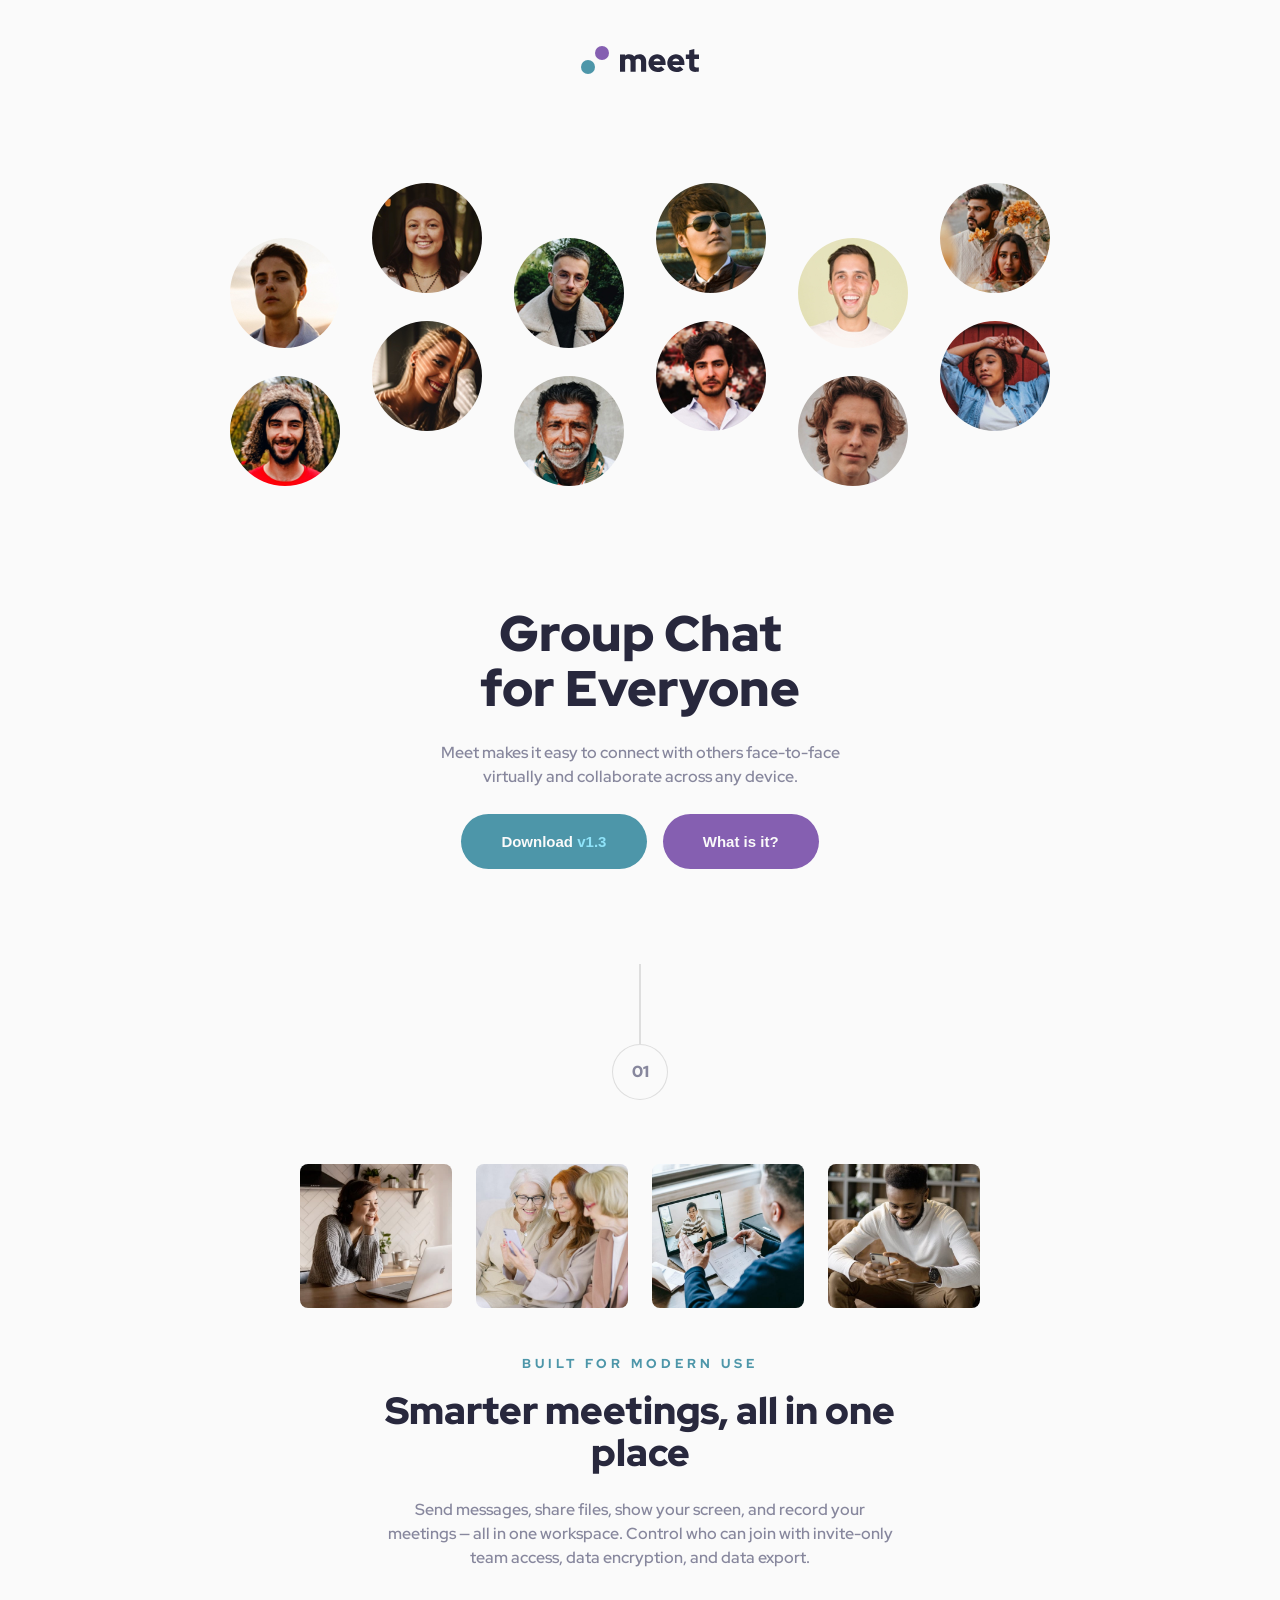
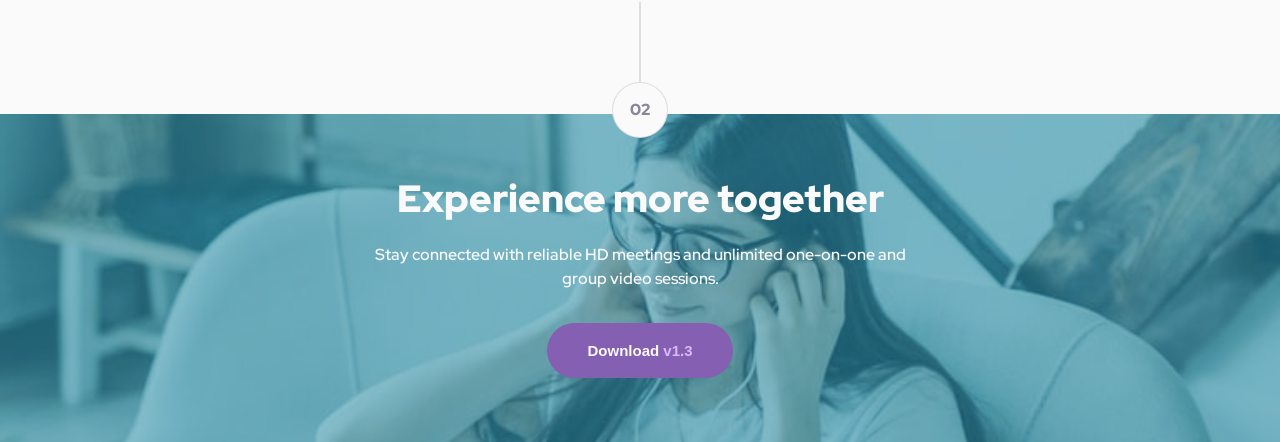
<file: index.html>
<!DOCTYPE html>
<html lang="en">
<head>
  <meta charset="UTF-8">
  <meta name="viewport" content="width=device-width, initial-scale=1.0">

  <link rel="icon" type="image/png" sizes="32x32" href="./assets/favicon-32x32.png">
  <link rel="stylesheet" href="style.css">
  
  <title>Frontend Mentor | Meet landing page</title>
</head>
<body>
  <header>
    <img src="assets/logo.svg" alt="logo">
  </header>

  <main>
    <section class="hero">
      <div class="image-hero-mobile">
        <img src="assets/tablet/image-hero.png" alt="image hero">
      </div>

      <div class="image-hero-left">
        <img src="assets/desktop/image-hero-left.png" alt="">
      </div>

      <div class="text-content">
        <h1>Group Chat for Everyone</h1>
        <p>Meet makes it easy to connect with others face-to-face virtually and collaborate across any device.</p>

        <div class="button-container">
          <button class="cyan-button">Download <span class="cyan-version">v1.3</span></button>
          <button>What is it?</button>
        </div>
      </div>
      <div class="image-hero-right">
        <img src="assets/desktop/image-hero-right.png" alt="">
      </div>
    </section>

    <div class="divider">
      <span class="number-bar"></span>
      <span class="number">01</span>
    </div>

    <section>
      <div class="image-collage">
        <img src="assets/desktop/image-woman-in-videocall.jpg" alt="">
        <img src="assets/desktop/image-women-videochatting.jpg" alt="">
        <img src="assets/desktop/image-men-in-meeting.jpg" alt="">
        <img src="assets/desktop/image-man-texting.jpg" alt="">
      </div>
      
      <div class="text-content text-content-2">
        <p class="built">built for modern use</p>
        <h2>Smarter meetings, all in one place</h2>
        <div class="paragraph-2">
          <p>Send messages, share files, show your screen, and record your meetings — all in one workspace. Control who can join with invite-only team access, data encryption, and data export.</p>
        </div>
      </div>
    </section>
  </main>

  <div class="divider number2">
    <span class="number-bar"></span>
    <span class="number ">02</span>
  </div>

  <footer>
    <div class="footer-title">
      <h2>Experience more together</h2>
    </div>

    <div class="footer-paragraph">
      <p>Stay connected with reliable HD meetings and unlimited one-on-one and group video sessions.</p>
    </div>
    
    <div class="footer-button"><button>Download <span class="purple-version">v1.3</span></button></div>

  </footer>
 

  

      
       
        
        
          
        

      
    
    
      
      
    
        
            
            
            
           
          
  

    
       
      
      
        
          
      
      
     
  
  <!--Meet makes it easy to connect with others face-to-face virtually and collaborate across any device.

  Download v1.3
  What is it?

  01
  Built for modern use

  Smarter meetings, all in one place

  Send messages, share files, show your screen, and record your meetings — all in one 
  workspace. Control who can join with invite-only team access, data encryption, and data export.

  02
  Experience more together
  Stay connected with reliable HD meetings and unlimited one-on-one and group video sessions.

  Download v1.3
  -->
</body>
</html>
</file>
<file: style.css>
@import url('https://fonts.googleapis.com/css2?family=Red+Hat+Display:ital,wght@0,300..900;1,300..900&display=swap');


:root {
    --cyan-600: #4D96A9;
    --cyan-300: #8FE3F9;
    --purple-600: #855fb1;
    --purple-300: #D9B8FF;
    --slate-900: #28283D;
    --slate-600: #87879D;
    --slate-300: #D1F1DF;
    --white: #FAFAFA;

    --ff: "Red Hat Display", serif;
    --fs-h-desktop: 4rem;
    --fs-h-mobile: 2.5rem;
    --fs-highlight: 16px;
    --fs-paragraph: 16px;
    --line-height-1: 1.1;
    --line-height-2: 1.5;
    --letter-spacing: 4px;
}

/* reset */
*, *::before, *::after {
    margin: 0;
    padding: 0;
    box-sizing: border-box;
}

main {
    min-width: 375px;
    display: grid;
    place-content: center;
    margin: auto;
}

img {
    display: block;
    max-width: 100%;
}

body {
    font-family: var(--ff);
    font-size: var(--fs-paragraph);
    color: var(--slate-600);
    line-height: var(--line-height-2);
    background: var(--white);
    font-weight: 600;
}

/*text */  
h1, h2 {
    color: var(--slate-900);
    font-weight: 800;
    line-height: var(--line-height-1);
    margin-bottom: 25px;

}

h1 {
    font-size: var(--fs-h-mobile);
    margin-inline: 25px;

}

h2 {
    font-size: 2rem;
}

.built {
    color: var(--cyan-600);
    font-weight: 800;
    text-transform: uppercase;
    font-size: 13px;
    letter-spacing: 4px;
    margin-bottom: 1rem;
}


/*buttons*/

button {
    border: none;
    background: var(--purple-600);
    font-size: 15px;
    color: var(--white);
    font-weight: 600;
    padding: 19px 40.20px;
    border-radius: 50px;
    transition: background-color .5s ease;
}

button:hover {
    background-color: #B18BDD;
    cursor: pointer;
}

.cyan-button {
    background: var(--cyan-600);
}

.cyan-button:hover {
    background-color: #71C0D4;
}

.cyan-version {
    color: var(--cyan-300);
}

.purple-version {
    color: var(--purple-300);
}

/* layout */

header {
    padding-block: 46px;
}

header img {
    margin: auto;
}

.image-hero-left, 
.image-hero-right {
    display: none;
}

.hero {
    margin-top: 63px;
    margin-bottom: 32px;
}

.text-content {
    margin: 46px 34px 32px 34px;
    text-align: center;
    padding: 25px;
}

.button-container {
    margin-top: 25px;
    display: grid;
    place-content: center;
    justify-items: center;
    gap: 1rem;
}

.image-hero-mobile img {
    overflow: hidden;
    min-width: 430px;
}

/* divider design */

.divider {
	padding-bottom: 4rem;
    
}

.number-bar,
.number {
	display: flex;
	justify-content: center;
	align-items: center;
	margin: 0 auto;
}

.number-bar {
	width: 0.1rem;
	height: 80px;
	background-color: rgba(135, 135, 135, 0.25);
}

.number {
	width: 56px;
	height: 56px;
	border-radius: 6.25rem;
	border: 0.1rem solid rgba(135, 135, 135, 0.25);
	font-weight: 1000;
	color: #87879d;
	font-size: 1rem;
    background: var(--white);
   
    
}

.number2 {
    margin-bottom: -5.5rem;
    position: relative;
    z-index: 2;
    
  }

/* gallery */

.image-collage {
    display: grid;
    grid-template-columns: repeat(2, 1fr);
    gap: 1rem;
    max-width: 311px;
    margin: auto;
    
}

.image-collage img {
    border-radius: .5rem;

}

/* footer */

footer {
    background-color: #4d96a9;
    background-blend-mode: soft-light;
    background-size: cover;
    background-image:  url("assets/mobile/image-footer.jpg");
    background-repeat: no-repeat;
    padding: 64px 32px;
    text-align: center;
  }

  footer h2{
    color: #fafafa;
    margin-bottom: 1.4375rem;
  }
  
  footer p {
    color: #fafafa;
    margin: 0 auto 2rem;
    max-width: 35.8125rem;
  }

  

  @media (min-width: 768px) {

    main {
        max-width: 768px;
    }

    .text-content {
        padding: 75px 163px 0 163px;
        margin-inline: 45px;
    }

    .hero {
        margin-top: 63px;
        margin-bottom: 63px;
        
    }

    h1 {
        font-size: 3.1rem;
        font-weight: 900;
    }

    h2 {
        font-size: 2.370rem;
        font-weight: 900;
    }

    .image-hero-mobile img {
        overflow: hidden;
        min-width: 820px;
    }

    .text-content-2 {
        padding: 0px 110px 0 110px;

    }

    .button-container {
        margin-top: 25px;
        display: flex;
        place-content: center;
        justify-items: center;
        gap: 1rem;
    }

    .image-collage {
        display: grid;
        grid-template-columns: repeat(4, 1fr);
        gap: 1.5rem;
        max-width: 680px;
        margin: auto;
        
    }

    footer {
        background-image: url(assets/tablet/image-footer.jpg)
    }     
    
  }

  @media (min-width: 1440px) {
    .image-hero-left, 
    .image-hero-right {
    display: block;
    width: 394px;
    }

    .image-hero-mobile {
        display: none;
    }

    .hero {
        display: grid;
        grid-template-columns: 1fr 1fr 1fr;
        justify-content: center;
        align-items: center;
        gap: 9rem;
    }

    .text-content {
        padding: 0;
        margin: 0;
        width: 400px;
        
    }

    .text-content-2 {
        padding: 75px 50px 0 50px;
        margin-inline: auto;
        width: 520px;
        margin-bottom: 70px;
        
    }

    .text-content-2 p {
        font-size: 14px;
    }

   
    .image-collage {
        display: grid;
        grid-template-columns: repeat(4, 1fr);
        gap: 1.5rem;
        max-width: 1120px;
        margin: auto;
        
    }
    
    footer {
        background-image: url(assets/desktop/image-footer.jpg);
        display: grid;
        grid-template-columns: 1fr 1fr 1fr;
        place-content: center;
        gap: 7.5rem;
        text-align: start;
        padding: 110px;
        justify-content: center;
        
        
    }    
    
    .footer-title {
        width: 445px;
    }

    .footer-paragraph {
        width: 320px;
    }

    .footer-button {
        width: 253px;
    }
    
  }
</file>
